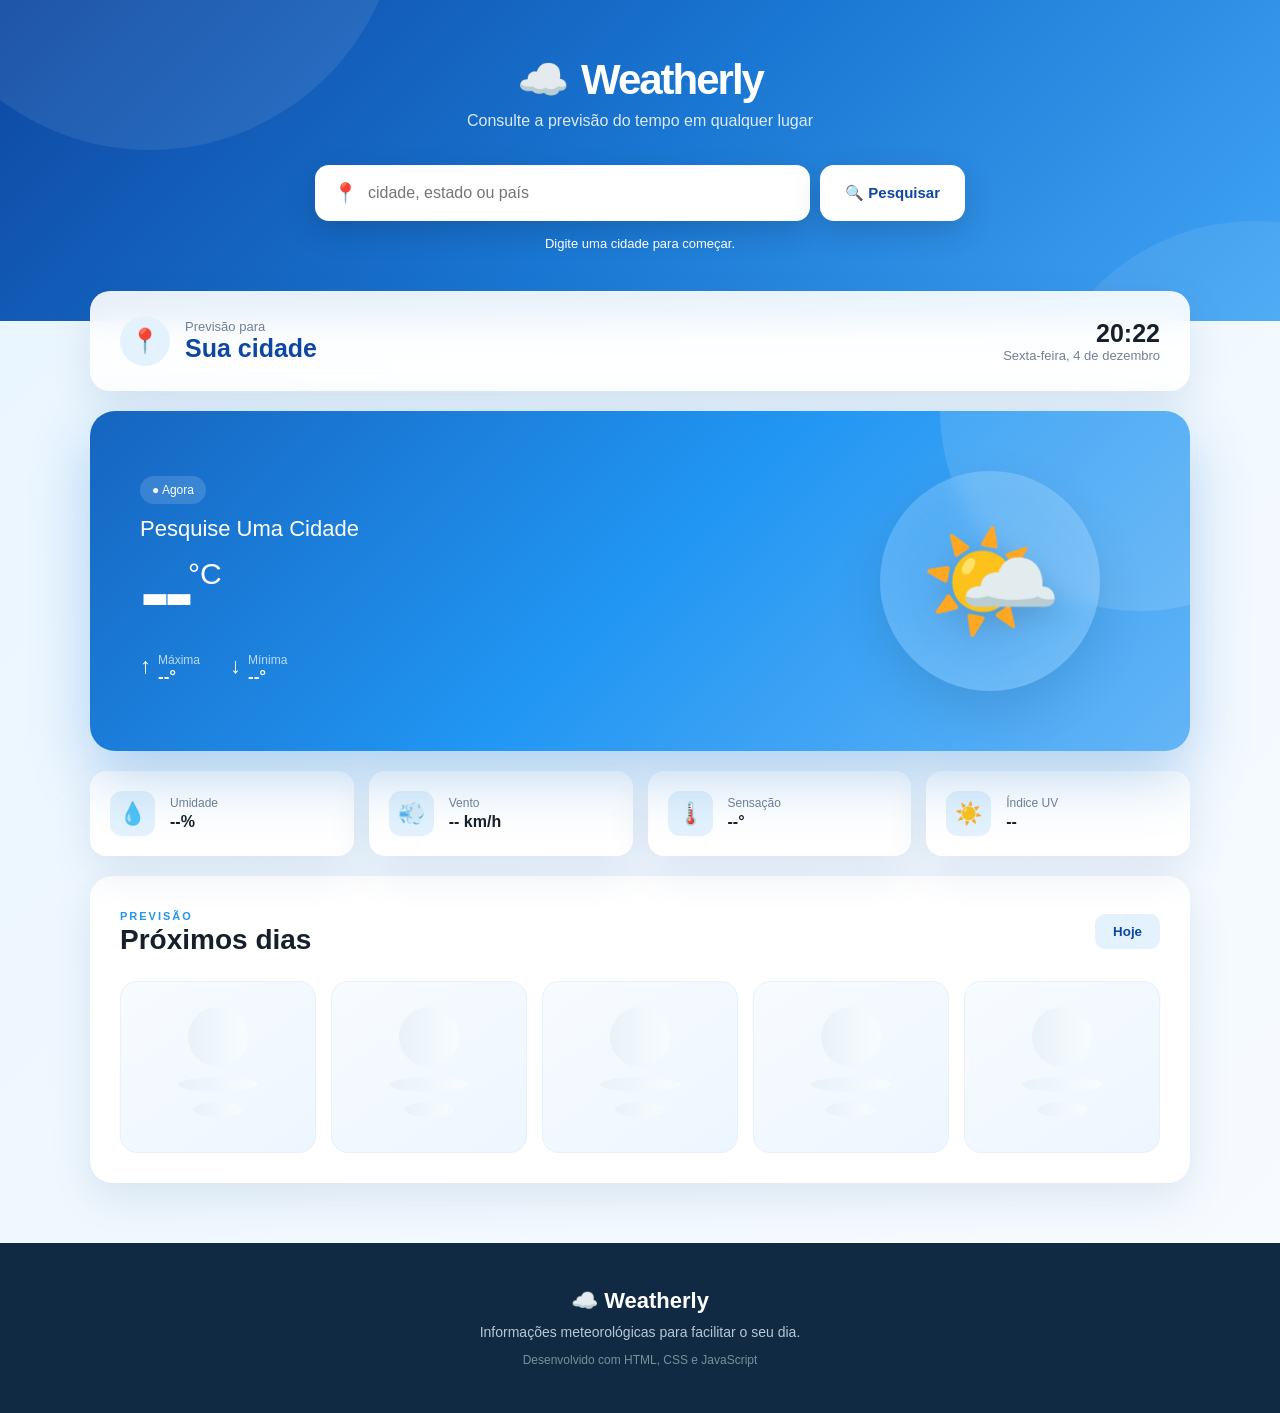
<file: Gerando_funcoes/index.html>
<!DOCTYPE html>
<html lang="pt-BR">

<head>
    <meta charset="UTF-8">
    <meta name="viewport" content="width=device-width, initial-scale=1.0">

    <title>Weatherly - Previsão do Tempo</title>

    <link rel="stylesheet" href="style.css">
</head>

<body>

    <!-- FUNDO ANIMADO -->
    <div class="background">
        <div class="cloud cloud-1">☁️</div>
        <div class="cloud cloud-2">☁️</div>
        <div class="cloud cloud-3">☁️</div>
    </div>

    <!-- CABEÇALHO -->
    <header>

        <div class="logo">
            <span>☁️</span>
            <h1>Weatherly</h1>
        </div>

        <p class="subtitulo">
            Consulte a previsão do tempo em qualquer lugar
        </p>

        <div class="pesquisa">

            <div class="input-container">
                <span>📍</span>

                <input
                    type="text"
                    id="cidade"
                    placeholder="cidade, estado ou país"
                    autocomplete="off"
                >
            </div>

            <button id="btnPesquisar">
                <span>🔍</span>
                Pesquisar
            </button>

        </div>

        <div class="status" id="status">
            Pronto para pesquisar
        </div>

    </header>


    <!-- CONTEÚDO -->
    <main>

        <!-- INFORMAÇÕES DA CIDADE -->
        <section class="localizacao">

            <div>
                <span class="pin">📍</span>

                <div>
                    <p>Previsão para</p>
                    <h2 id="nomeCidade">Sua cidade</h2>
                </div>
            </div>

            <div class="data-hora">
                <strong id="horaAtual">00:00</strong>
                <span id="dataAtual">Carregando...</span>
            </div>

        </section>


        <!-- CLIMA ATUAL -->
        <section class="clima-principal">

            <div class="clima-info">

                <span class="badge">
                    ● Agora
                </span>

                <h3 id="descricaoAtual">
                    Pesquise uma cidade
                </h3>

                <div class="temperatura">
                    <strong id="temperaturaAtual">--</strong>
                    <span>°C</span>
                </div>

                <div class="temperaturas">

                    <div>
                        <span>↑</span>
                        <p>Máxima</p>
                        <strong id="maxima">--°</strong>
                    </div>

                    <div>
                        <span>↓</span>
                        <p>Mínima</p>
                        <strong id="minima">--°</strong>
                    </div>

                </div>

            </div>


            <div class="icone-clima">

                <div class="circulo-clima">
                    <span id="iconeAtual">🌤️</span>
                </div>

            </div>

        </section>


        <!-- INDICADORES -->
        <section class="indicadores">

            <div class="indicador">

                <div class="indicador-icon">💧</div>

                <div>
                    <span>Umidade</span>
                    <strong id="umidade">--%</strong>
                </div>

            </div>


            <div class="indicador">

                <div class="indicador-icon">💨</div>

                <div>
                    <span>Vento</span>
                    <strong id="vento">-- km/h</strong>
                </div>

            </div>


            <div class="indicador">

                <div class="indicador-icon">🌡️</div>

                <div>
                    <span>Sensação</span>
                    <strong id="sensacao">--°</strong>
                </div>

            </div>


            <div class="indicador">

                <div class="indicador-icon">☀️</div>

                <div>
                    <span>Índice UV</span>
                    <strong id="uv">--</strong>
                </div>

            </div>

        </section>


        <!-- PREVISÃO -->
        <section class="previsao">

            <div class="titulo-secao">

                <div>
                    <span>PREVISÃO</span>
                    <h2>Próximos dias</h2>
                </div>

                <button id="btnHoje">
                    Hoje
                </button>

            </div>


            <div class="dias" id="dias">

                <div class="dia carregando">
                    <div class="skeleton"></div>
                    <div class="skeleton pequeno"></div>
                    <div class="skeleton medio"></div>
                </div>

                <div class="dia carregando">
                    <div class="skeleton"></div>
                    <div class="skeleton pequeno"></div>
                    <div class="skeleton medio"></div>
                </div>

                <div class="dia carregando">
                    <div class="skeleton"></div>
                    <div class="skeleton pequeno"></div>
                    <div class="skeleton medio"></div>
                </div>

                <div class="dia carregando">
                    <div class="skeleton"></div>
                    <div class="skeleton pequeno"></div>
                    <div class="skeleton medio"></div>
                </div>

                <div class="dia carregando">
                    <div class="skeleton"></div>
                    <div class="skeleton pequeno"></div>
                    <div class="skeleton medio"></div>
                </div>

            </div>

        </section>

    </main>


    <!-- FOOTER -->
    <footer>

        <div class="footer-logo">
            ☁️ Weatherly
        </div>

        <p>
            Informações meteorológicas para facilitar o seu dia.
        </p>

        <span>
            Desenvolvido com HTML, CSS e JavaScript
        </span>

    </footer>


    <script src="script.js"></script>

</body>

</html>
</file>
<file: Gerando_funcoes/style.css>
/* =========================================================
   CONFIGURAÇÕES
========================================================= */

* {
    margin: 0;
    padding: 0;
    box-sizing: border-box;
}

:root {

    --azul: #2196f3;
    --azul-escuro: #0d47a1;
    --azul-claro: #64b5f6;

    --fundo: #eef7ff;
    --branco: #ffffff;

    --texto: #17202a;
    --texto-claro: #718096;

    --verde: #20b486;
    --amarelo: #ffb703;

    --sombra:
        0 15px 40px rgba(30, 90, 140, 0.12);

    --transicao: 0.3s ease;
}

html {
    scroll-behavior: smooth;
}

body {

    min-height: 100vh;

    font-family:
        Arial,
        Helvetica,
        sans-serif;

    color: var(--texto);

    background:
        linear-gradient(
            135deg,
            #e8f5ff,
            #f8fbff
        );

    overflow-x: hidden;
}


/* =========================================================
   FUNDO
========================================================= */

.background {

    position: fixed;

    inset: 0;

    z-index: -1;

    overflow: hidden;

    pointer-events: none;
}

.cloud {

    position: absolute;

    font-size: 100px;

    opacity: 0.12;

    filter: blur(1px);

    animation:
        moverNuvem 25s linear infinite;
}

.cloud-1 {
    top: 15%;
    left: -150px;
}

.cloud-2 {

    top: 55%;

    left: -300px;

    font-size: 160px;

    animation-duration: 35s;
}

.cloud-3 {

    top: 75%;

    left: -200px;

    font-size: 70px;

    animation-duration: 20s;
}


/* =========================================================
   HEADER
========================================================= */

header {

    position: relative;

    padding: 55px 20px 70px;

    text-align: center;

    color: white;

    background:
        linear-gradient(
            135deg,
            #0d47a1,
            #1976d2,
            #42a5f5
        );

    overflow: hidden;
}

header::before {

    content: "";

    position: absolute;

    width: 500px;
    height: 500px;

    top: -350px;
    left: -100px;

    border-radius: 50%;

    background:
        rgba(255,255,255,0.08);
}

header::after {

    content: "";

    position: absolute;

    width: 450px;
    height: 450px;

    right: -200px;
    bottom: -350px;

    border-radius: 50%;

    background:
        rgba(255,255,255,0.08);
}


/* =========================================================
   LOGO
========================================================= */

.logo {

    position: relative;

    display: flex;

    justify-content: center;

    align-items: center;

    gap: 12px;

    z-index: 2;
}

.logo span {

    font-size: 42px;

    animation:
        flutuar 3s ease-in-out infinite;
}

.logo h1 {

    font-size: 42px;

    letter-spacing: -2px;
}


/* =========================================================
   SUBTÍTULO
========================================================= */

.subtitulo {

    position: relative;

    z-index: 2;

    margin-top: 8px;

    opacity: 0.85;

    font-size: 16px;
}


/* =========================================================
   PESQUISA
========================================================= */

.pesquisa {

    position: relative;

    z-index: 2;

    width: min(650px, 100%);

    margin: 35px auto 15px;

    display: flex;

    gap: 10px;
}

.input-container {

    flex: 1;

    height: 56px;

    display: flex;

    align-items: center;

    gap: 10px;

    padding: 0 18px;

    background: white;

    border-radius: 14px;

    box-shadow:
        0 10px 30px rgba(0,0,0,0.15);

    transition: var(--transicao);
}

.input-container:focus-within {

    transform: translateY(-3px);

    box-shadow:
        0 15px 35px rgba(0,0,0,0.2);
}

.input-container span {

    font-size: 20px;
}

.input-container input {

    width: 100%;

    height: 100%;

    border: none;

    outline: none;

    font-size: 16px;

    color: var(--texto);
}

.pesquisa button {

    padding: 0 25px;

    border: none;

    border-radius: 14px;

    background: white;

    color: var(--azul-escuro);

    font-weight: bold;

    font-size: 15px;

    cursor: pointer;

    transition: var(--transicao);

    box-shadow:
        0 10px 30px rgba(0,0,0,0.15);
}

.pesquisa button:hover {

    transform: translateY(-4px);

    background: #e3f2fd;

    box-shadow:
        0 15px 35px rgba(0,0,0,0.2);
}

.pesquisa button:active {

    transform: translateY(-1px);
}


/* =========================================================
   STATUS
========================================================= */

.status {

    position: relative;

    z-index: 2;

    font-size: 13px;

    opacity: 0.8;
}


/* =========================================================
   MAIN
========================================================= */

main {

    width: min(1100px, 92%);

    margin: -30px auto 60px;

    position: relative;
}


/* =========================================================
   LOCALIZAÇÃO
========================================================= */

.localizacao {

    display: flex;

    justify-content: space-between;

    align-items: center;

    padding: 25px 30px;

    background: rgba(255,255,255,0.9);

    backdrop-filter: blur(15px);

    border-radius: 20px;

    box-shadow: var(--sombra);

    margin-bottom: 20px;
}

.localizacao > div:first-child {

    display: flex;

    align-items: center;

    gap: 15px;
}

.pin {

    width: 50px;
    height: 50px;

    display: flex;

    justify-content: center;
    align-items: center;

    border-radius: 50%;

    background: #e3f2fd;

    font-size: 24px;
}

.localizacao p {

    color: var(--texto-claro);

    font-size: 13px;
}

.localizacao h2 {

    font-size: 25px;

    color: var(--azul-escuro);
}

.data-hora {

    display: flex;

    flex-direction: column;

    align-items: flex-end;
}

.data-hora strong {

    font-size: 25px;

    color: var(--texto);
}

.data-hora span {

    color: var(--texto-claro);

    font-size: 13px;
}


/* =========================================================
   CLIMA PRINCIPAL
========================================================= */

.clima-principal {

    min-height: 340px;

    display: flex;

    justify-content: space-between;

    align-items: center;

    padding: 50px;

    color: white;

    border-radius: 25px;

    background:
        linear-gradient(
            135deg,
            #1565c0,
            #2196f3,
            #64b5f6
        );

    box-shadow:
        0 25px 60px rgba(25,118,210,0.3);

    overflow: hidden;

    position: relative;
}


/* brilho */

.clima-principal::before {

    content: "";

    position: absolute;

    width: 400px;
    height: 400px;

    right: -150px;
    top: -200px;

    border-radius: 50%;

    background:
        rgba(255,255,255,0.12);
}


/* =========================================================
   INFORMAÇÕES
========================================================= */

.clima-info {

    position: relative;

    z-index: 2;
}

.badge {

    display: inline-block;

    padding: 7px 12px;

    margin-bottom: 12px;

    border-radius: 30px;

    background:
        rgba(255,255,255,0.15);

    backdrop-filter: blur(10px);

    font-size: 12px;
}

.clima-info h3 {

    font-size: 22px;

    font-weight: normal;

    text-transform: capitalize;

    margin-bottom: 5px;
}

.temperatura {

    display: flex;

    align-items: flex-start;

    margin: 10px 0 20px;
}

.temperatura strong {

    font-size: 90px;

    line-height: 0.9;

    letter-spacing: -6px;
}

.temperatura span {

    font-size: 30px;

    margin-top: 5px;
}


/* =========================================================
   MÁXIMA / MÍNIMA
========================================================= */

.temperaturas {

    display: flex;

    gap: 30px;
}

.temperaturas div {

    display: grid;

    grid-template-columns: auto auto;

    column-gap: 7px;
}

.temperaturas span {

    grid-row: span 2;

    font-size: 22px;
}

.temperaturas p {

    font-size: 12px;

    opacity: 0.7;
}

.temperaturas strong {

    font-size: 17px;
}


/* =========================================================
   ÍCONE
========================================================= */

.icone-clima {

    position: relative;

    z-index: 2;

    padding-right: 40px;
}

.circulo-clima {

    width: 220px;
    height: 220px;

    display: flex;

    justify-content: center;
    align-items: center;

    border-radius: 50%;

    background:
        rgba(255,255,255,0.15);

    backdrop-filter: blur(10px);

    box-shadow:
        inset 0 0 40px rgba(255,255,255,0.08),
        0 20px 50px rgba(0,0,0,0.1);

    animation:
        flutuar 4s ease-in-out infinite;
}

.circulo-clima span {

    font-size: 115px;

    filter:
        drop-shadow(
            0 10px 15px rgba(0,0,0,0.15)
        );
}


/* =========================================================
   INDICADORES
========================================================= */

.indicadores {

    display: grid;

    grid-template-columns:
        repeat(4, 1fr);

    gap: 15px;

    margin: 20px 0;
}

.indicador {

    padding: 20px;

    display: flex;

    align-items: center;

    gap: 15px;

    background: white;

    border-radius: 16px;

    box-shadow: var(--sombra);

    transition: var(--transicao);
}

.indicador:hover {

    transform: translateY(-6px);

    box-shadow:
        0 20px 40px rgba(30,90,140,0.15);
}

.indicador-icon {

    width: 45px;
    height: 45px;

    display: flex;

    justify-content: center;
    align-items: center;

    border-radius: 12px;

    background: #e3f2fd;

    font-size: 22px;
}

.indicador span {

    display: block;

    color: var(--texto-claro);

    font-size: 12px;
}

.indicador strong {

    display: block;

    margin-top: 3px;

    color: var(--texto);

    font-size: 16px;
}


/* =========================================================
   PREVISÃO
========================================================= */

.previsao {

    padding: 30px;

    background: white;

    border-radius: 22px;

    box-shadow: var(--sombra);
}

.titulo-secao {

    display: flex;

    justify-content: space-between;

    align-items: center;

    margin-bottom: 25px;
}

.titulo-secao span {

    color: var(--azul);

    font-size: 11px;

    font-weight: bold;

    letter-spacing: 2px;
}

.titulo-secao h2 {

    font-size: 28px;

    color: var(--texto);
}

.titulo-secao button {

    padding: 10px 18px;

    border: none;

    border-radius: 10px;

    background: #e3f2fd;

    color: var(--azul-escuro);

    font-weight: bold;

    cursor: pointer;

    transition: var(--transicao);
}

.titulo-secao button:hover {

    background: var(--azul);

    color: white;
}


/* =========================================================
   CARDS DOS DIAS
========================================================= */

.dias {

    display: grid;

    grid-template-columns:
        repeat(5, 1fr);

    gap: 15px;
}

.dia {

    padding: 25px 15px;

    text-align: center;

    border-radius: 17px;

    background:
        linear-gradient(
            145deg,
            #f8fbff,
            #edf6ff
        );

    border: 1px solid #e6f1fa;

    cursor: pointer;

    transition: var(--transicao);

    position: relative;

    overflow: hidden;
}

.dia::before {

    content: "";

    position: absolute;

    left: 0;
    top: 0;

    width: 100%;
    height: 4px;

    background:
        linear-gradient(
            90deg,
            #2196f3,
            #64b5f6
        );

    transform: scaleX(0);

    transform-origin: left;

    transition: var(--transicao);
}

.dia:hover {

    transform:
        translateY(-8px)
        scale(1.02);

    background: white;

    box-shadow:
        0 15px 30px rgba(30,90,140,0.12);
}

.dia:hover::before {

    transform: scaleX(1);
}

.dia span {

    display: block;

    margin: 15px 0;

    font-size: 45px;

    transition: var(--transicao);
}

.dia:hover span {

    transform:
        scale(1.2)
        rotate(5deg);
}

.dia p {

    font-weight: bold;

    color: var(--texto);
}

.dia .temperaturas-dia {

    margin-top: 10px;

    display: flex;

    justify-content: center;

    gap: 10px;
}

.max {

    color: #e65100;
}

.min {

    color: #1976d2;
}


/* =========================================================
   SKELETON / CARREGAMENTO
========================================================= */

.skeleton {

    width: 60px;
    height: 60px;

    margin: auto;

    border-radius: 50%;

    background:
        linear-gradient(
            90deg,
            #e9f2f8,
            #f8fcff,
            #e9f2f8
        );

    background-size: 200%;

    animation:
        skeleton 1.5s infinite;
}

.skeleton.pequeno {

    width: 80px;
    height: 15px;

    margin: 10px auto;
}

.skeleton.medio {

    width: 50px;
    height: 15px;

    margin: 10px auto;
}


/* =========================================================
   FOOTER
========================================================= */

footer {

    padding: 45px 20px;

    text-align: center;

    background: #102a43;

    color: white;
}

.footer-logo {

    font-size: 22px;

    font-weight: bold;

    margin-bottom: 10px;
}

footer p {

    color: #b8c7d4;

    font-size: 14px;

    margin-bottom: 10px;
}

footer span {

    color: #78909c;

    font-size: 12px;
}


/* =========================================================
   ANIMAÇÕES
========================================================= */

@keyframes flutuar {

    0% {
        transform: translateY(0);
    }

    50% {
        transform: translateY(-10px);
    }

    100% {
        transform: translateY(0);
    }
}

@keyframes moverNuvem {

    from {
        transform: translateX(-200px);
    }

    to {
        transform: translateX(120vw);
    }
}

@keyframes skeleton {

    0% {
        background-position: 200% 0;
    }

    100% {
        background-position: -200% 0;
    }
}


/* =========================================================
   TABLET
========================================================= */

@media (max-width: 900px) {

    .dias {

        grid-template-columns:
            repeat(3, 1fr);
    }

    .indicadores {

        grid-template-columns:
            repeat(2, 1fr);
    }

    .clima-principal {

        padding: 40px;
    }

    .circulo-clima {

        width: 170px;
        height: 170px;
    }

    .circulo-clima span {

        font-size: 90px;
    }
}


/* =========================================================
   CELULAR
========================================================= */

@media (max-width: 650px) {

    header {

        padding:
            40px 15px 65px;
    }

    .logo h1 {

        font-size: 34px;
    }

    .pesquisa {

        flex-direction: column;
    }

    .pesquisa button {

        height: 52px;
    }

    main {

        width: 94%;
    }

    .localizacao {

        flex-direction: column;

        align-items: flex-start;

        gap: 20px;
    }

    .data-hora {

        align-items: flex-start;
    }

    .clima-principal {

        flex-direction: column;

        align-items: center;

        text-align: center;

        padding: 40px 20px;
    }

    .temperatura {

        justify-content: center;
    }

    .temperaturas {

        justify-content: center;
    }

    .icone-clima {

        padding: 20px 0 0;
    }

    .circulo-clima {

        width: 150px;
        height: 150px;
    }

    .circulo-clima span {

        font-size: 80px;
    }

    .indicadores {

        grid-template-columns:
            1fr 1fr;
    }

    .dias {

        grid-template-columns:
            1fr;
    }

    .dia {

        min-height: 170px;
    }
}


/* =========================================================
   CELULARES PEQUENOS
========================================================= */

@media (max-width: 400px) {

    .indicadores {

        grid-template-columns: 1fr;
    }

    .temperatura strong {

        font-size: 70px;
    }

    .titulo-secao h2 {

        font-size: 23px;
    }

    .previsao {

        padding: 20px 15px;
    }
}
</file>
